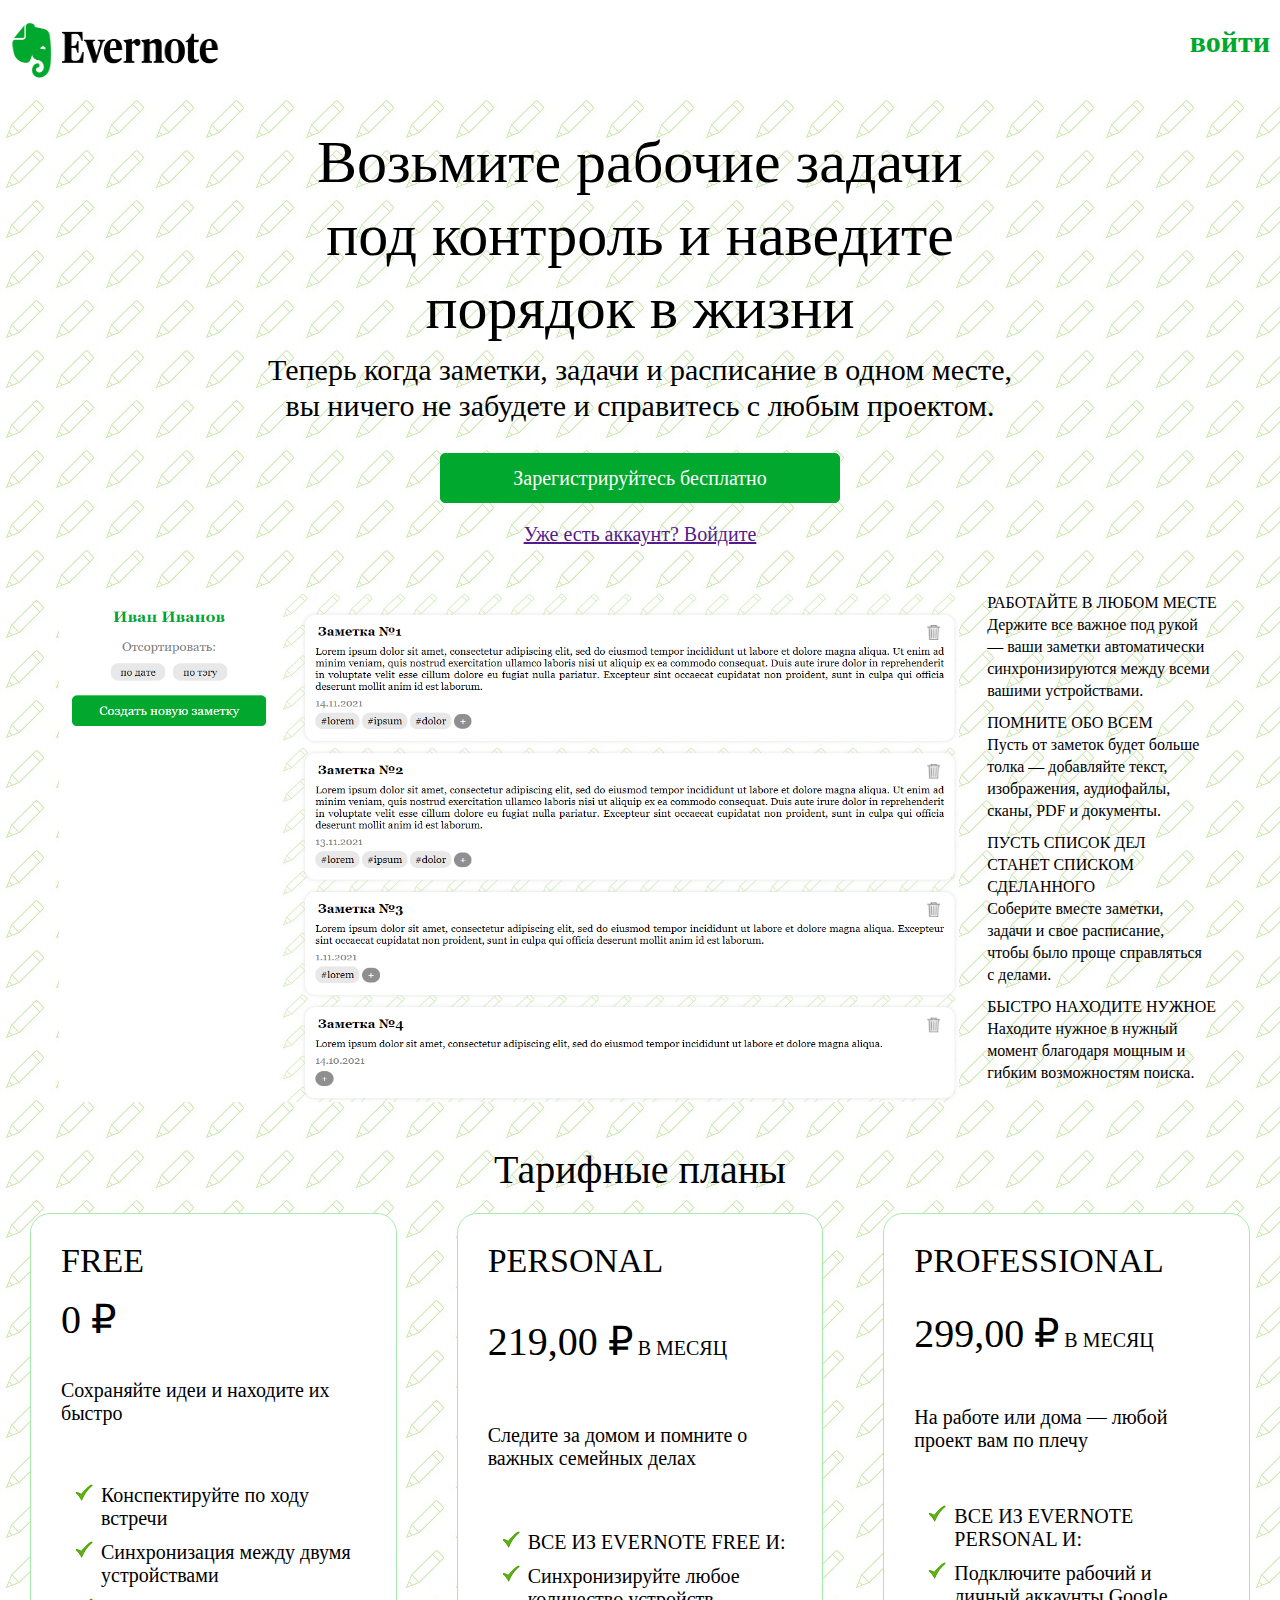
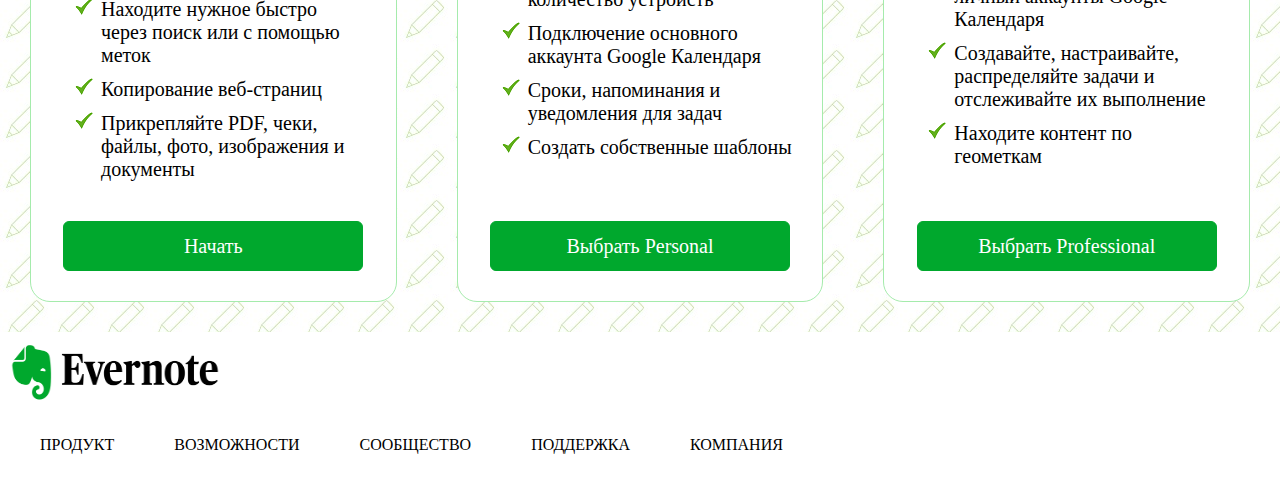
<file: index.html>
<!DOCTYPE html>
<html>

<head>
    <meta charset="utf-8">
    <title>Добро пожаловать</title>
    <link rel="stylesheet" href="style1.css">
</head>

<body>
<div class="header">
    <div class="logo">
        <img src="evernote_2018_logo.png">
    </div>
    <div class="signIn">
        <a href="">войти</a>
    </div>
</div>

<div class="main">
    <div class="whyEvernote">
        <div class="elem1">
            <p>Возьмите рабочие задачи</p>
            <p>под контроль и наведите</p>
            <p>порядок в жизни</p>
        </div>
        <div class="elem2">
            <p>Теперь когда заметки, задачи и расписание в одном месте,</p>
            <p>вы ничего не забудете и справитесь с любым проектом.</p>
        </div>
    </div>
    <div class="registration">
        <a href="registration.html">
            <button class="registrationButton">Зарегистрируйтесь бесплатно</button>
        </a>
    </div>
    <div class="signIn1">
        <a href="">Уже есть аккаунт? Войдите</a>
    </div>
    <div class="benefits">
        <div class="image">
            <img src="Screenshot_1.png">
        </div>
        <div class="benefitsText">
            <div class="benefits1">
                <p>РАБОТАЙТЕ В ЛЮБОМ МЕСТЕ</p>
                <p>Держите все важное под рукой</p>
                <p>— ваши заметки автоматически</p>
                <p>синхронизируются между всеми</p>
                <p>вашими устройствами.</p>
            </div>
            <div class="benefits1">
                <p>ПОМНИТЕ ОБО ВСЕМ</p>
                <p>Пусть от заметок будет больше</p>
                <p>толка — добавляйте текст,</p>
                <p>изображения, аудиофайлы,</p>
                <p>сканы, PDF и документы.</p>
            </div>
            <div class="benefits1">
                <p>ПУСТЬ СПИСОК ДЕЛ</p>
                <p>СТАНЕТ СПИСКОМ</p>
                <p>СДЕЛАННОГО</p>
                <p>Соберите вместе заметки,</p>
                <p>задачи и свое расписание,</p>
                <p>чтобы было проще справляться</p>
                <p>с делами.</p>
            </div>
            <div class="benefits1">
                <p>БЫСТРО НАХОДИТЕ НУЖНОЕ</p>
                <p>Находите нужное в нужный</p>
                <p>момент благодаря мощным и</p>
                <p>гибким возможностям поиска.</p>
            </div>
        </div>
    </div>
    <div class="tariffPlan">
        <div class="tarif">Тарифные планы</div>
        <div class="plans">
            <div class="plan1">
                <p class="title">FREE</p>
                <p class="price"><span>0 ₽</span></p>
                <p class="info">Сохраняйте идеи и находите их быстро</p>
                <ul>
                    <li>Конспектируйте по ходу встречи</li>
                    <li>Синхронизация между двумя устройствами</li>
                    <li>Находите нужное быстро через поиск или с помощью меток</li>
                    <li>Копирование веб-страниц</li>
                    <li>Прикрепляйте PDF, чеки, файлы, фото, изображения и документы</li>
                </ul>
                <div class="button">
                    <button>Начать</button>
                </div>
            </div>
            <div class="plan2">
                <p class="title">PERSONAL</p>
                <p class="price"><span>219,00 ₽</span> В МЕСЯЦ</p>
                <p class="info">Следите за домом и помните о важных семейных делах</p>
                <ul>
                    <li>ВСЕ ИЗ EVERNOTE FREE И:</li>
                    <li>Синхронизируйте любое количество устройств</li>
                    <li>Подключение основного аккаунта Google Календаря</li>
                    <li>Сроки, напоминания и уведомления для задач</li>
                    <li>Создать собственные шаблоны</li>
                </ul>
                <div class="button">
                    <button>Выбрать Personal</button>
                </div>
            </div>
            <div class="plan3">
                <p class="title">PROFESSIONAL</p>
                <p class="price"><span>299,00 ₽</span> В МЕСЯЦ</p>
                <p class="info">На работе или дома — любой проект вам по плечу</p>
                <ul>
                    <li>ВСЕ ИЗ EVERNOTE PERSONAL И:</li>
                    <li>Подключите рабочий и личный аккаунты Google Календаря</li>
                    <li>Создавайте, настраивайте, распределяйте задачи и отслеживайте их выполнение</li>
                    <li>Находите контент по геометкам</li>
                </ul>
                <div class="button">
                    <button>Выбрать Professional</button>
                </div>
            </div>
        </div>
    </div>
</div>
<div class="footer">
    <div class="logo">
        <img src="evernote_2018_logo.png">
    </div>
    <div class="line">
        <div class="element">ПРОДУКТ</div>
        <div class="element">ВОЗМОЖНОСТИ</div>
        <div class="element">СООБЩЕСТВО</div>
        <div class="element">ПОДДЕРЖКА</div>
        <div class="element">КОМПАНИЯ</div>
    </div>
</div>
</body>

</html>
</file>
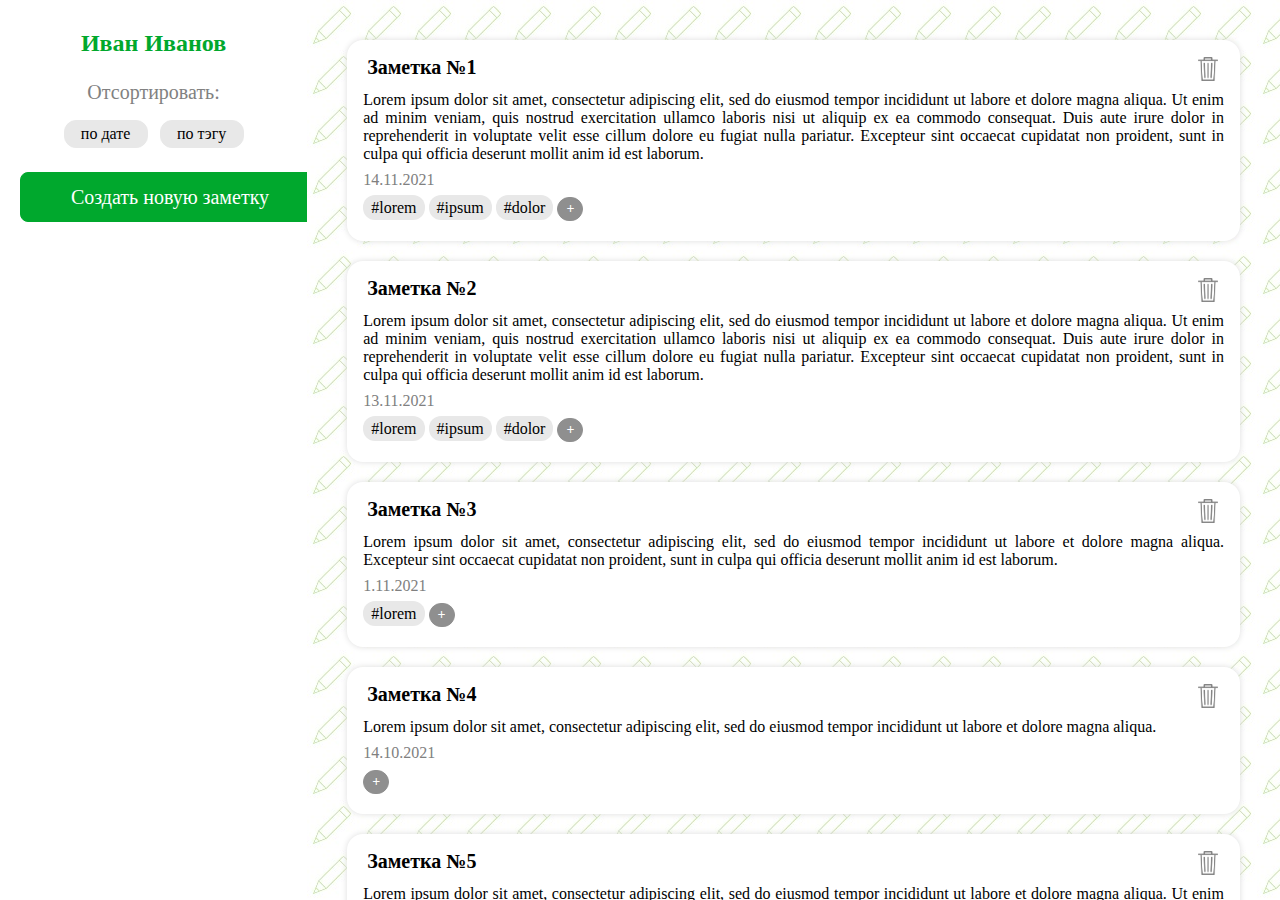
<file: main.html>
<!DOCTYPE html>
<html>

<head>
    <meta charset="utf-8">
    <title>Все заметки</title>
    <link rel="stylesheet" href="style3.css">
</head>

<body>
<div class="main">
    <div class="leftBlock">
        <div class="id">
            <p class="username">Иван Иванов</p>
        </div>
        <div class="filter">
            <div class="filter1">
                Отсортировать:
            </div>
            <button class="filterBy">по дате</button>
            <button class="filterBy">по тэгу</button>
        </div>
        <div class="addNew">
            <button class="addNewNote">Создать новую заметку</button>
        </div>
    </div>
    <div class="rightBlock">
        <div class="divNote">
            <div class="noteRow">
                <div class="noteTitle">
                    Заметка №1
                </div>
                <div class="deleteNote1">
                    <button class="deleteNote">
                        <img src="delete.png">
                    </button>
                </div>
            </div>
            <div class="noteBody">
                Lorem ipsum dolor sit amet, consectetur adipiscing elit, sed do eiusmod tempor incididunt ut labore et
                dolore magna aliqua. Ut enim ad minim veniam, quis nostrud exercitation ullamco laboris nisi ut aliquip
                ex ea commodo consequat. Duis aute irure dolor in reprehenderit in voluptate velit esse cillum dolore eu
                fugiat nulla pariatur. Excepteur sint occaecat cupidatat non proident, sunt in culpa qui officia
                deserunt mollit anim id est laborum.
            </div>
            <div class="noteDate">
                14.11.2021
            </div>
            <div class="noteTags">
                <span class="noteTag">#lorem</span>
                <span class="noteTag">#ipsum</span>
                <span class="noteTag">#dolor</span>
                <button class="addNewTag">+</button>
            </div>
        </div>
        <div class="divNote">
            <div class="noteRow">
                <div class="noteTitle">
                    Заметка №2
                </div>
                <div class="deleteNote1">
                    <button class="deleteNote">
                        <img src="delete.png">
                    </button>
                </div>
            </div>
            <div class="noteBody">
                Lorem ipsum dolor sit amet, consectetur adipiscing elit, sed do eiusmod tempor incididunt ut labore et
                dolore magna aliqua. Ut enim ad minim veniam, quis nostrud exercitation ullamco laboris nisi ut aliquip
                ex ea commodo consequat. Duis aute irure dolor in reprehenderit in voluptate velit esse cillum dolore eu
                fugiat nulla pariatur. Excepteur sint occaecat cupidatat non proident, sunt in culpa qui officia
                deserunt mollit anim id est laborum.
            </div>
            <div class="noteDate">
                13.11.2021
            </div>
            <div class="noteTags">
                <span class="noteTag">#lorem</span>
                <span class="noteTag">#ipsum</span>
                <span class="noteTag">#dolor</span>
                <button class="addNewTag">+</button>
            </div>
        </div>
        <div class="divNote">
            <div class="noteRow">
                <div class="noteTitle">
                    Заметка №3
                </div>
                <div class="deleteNote1">
                    <button class="deleteNote">
                        <img src="delete.png">
                    </button>
                </div>
            </div>
            <div class="noteBody">
                Lorem ipsum dolor sit amet, consectetur adipiscing elit, sed do eiusmod tempor incididunt ut labore et
                dolore magna aliqua. Excepteur sint occaecat cupidatat non proident, sunt in culpa qui officia
                deserunt mollit anim id est laborum.
            </div>
            <div class="noteDate">
                1.11.2021
            </div>
            <div class="noteTags">
                <span class="noteTag">#lorem</span>
                <button class="addNewTag">+</button>
            </div>
        </div>
        <div class="divNote">
            <div class="noteRow">
                <div class="noteTitle">
                    Заметка №4
                </div>
                <div class="deleteNote1">
                    <button class="deleteNote">
                        <img src="delete.png">
                    </button>
                </div>
            </div>
            <div class="noteBody">
                Lorem ipsum dolor sit amet, consectetur adipiscing elit, sed do eiusmod tempor incididunt ut labore et
                dolore magna aliqua.
            </div>
            <div class="noteDate">
                14.10.2021
            </div>
            <div class="noteTags">
                <button class="addNewTag">+</button>
            </div>
        </div>
        <div class="divNote">
            <div class="noteRow">
                <div class="noteTitle">
                    Заметка №5
                </div>
                <div class="deleteNote1">
                    <button class="deleteNote">
                        <img src="delete.png">
                    </button>
                </div>
            </div>
            <div class="noteBody">
                Lorem ipsum dolor sit amet, consectetur adipiscing elit, sed do eiusmod tempor incididunt ut labore et
                dolore magna aliqua. Ut enim ad minim veniam, quis nostrud exercitation ullamco laboris nisi ut aliquip
                ex ea commodo consequat. Duis aute irure dolor in reprehenderit in voluptate velit esse cillum dolore eu
                fugiat nulla pariatur. Excepteur sint occaecat cupidatat non proident, sunt in culpa qui officia
                deserunt mollit anim id est laborum.
            </div>
            <div class="noteDate">
                10.10.2021
            </div>
            <div class="noteTags">
                <span class="noteTag">#lorem</span>
                <span class="noteTag">#ipsum</span>
                <span class="noteTag">#dolor</span>
                <button class="addNewTag">+</button>
            </div>
        </div>
        <div class="divNote">
            <div class="noteRow">
                <div class="noteTitle">
                    Заметка №6
                </div>
                <div class="deleteNote1">
                    <button class="deleteNote">
                        <img src="delete.png">
                    </button>
                </div>
            </div>
            <div class="noteBody">
                Lorem ipsum dolor sit amet, consectetur adipiscing elit, sed do eiusmod tempor incididunt ut labore et
                dolore magna aliqua. Ut enim ad minim veniam, quis nostrud exercitation ullamco laboris nisi ut aliquip
                ex ea commodo consequat. Duis aute irure dolor in reprehenderit in voluptate velit esse cillum dolore eu
                fugiat nulla pariatur. Excepteur sint occaecat cupidatat non proident, sunt in culpa qui officia
                deserunt mollit anim id est laborum.
            </div>
            <div class="noteDate">
                1.08.2021
            </div>
            <div class="noteTags">
                <span class="noteTag">#lorem</span>
                <span class="noteTag">#ipsum</span>
                <span class="noteTag">#dolor</span>
                <button class="addNewTag">+</button>
            </div>
        </div>
        <div class="divNote">
            <div class="noteRow">
                <div class="noteTitle">
                    Заметка №7
                </div>
                <div class="deleteNote1">
                    <button class="deleteNote">
                        <img src="delete.png">
                    </button>
                </div>
            </div>
            <div class="noteBody">
                Lorem ipsum dolor sit amet, consectetur adipiscing elit, sed do eiusmod tempor incididunt ut labore et
                dolore magna aliqua. Ut enim ad minim veniam, quis nostrud exercitation ullamco laboris nisi ut aliquip
                ex ea commodo consequat. Duis aute irure dolor in reprehenderit in voluptate velit esse cillum dolore eu
                fugiat nulla pariatur. Excepteur sint occaecat cupidatat non proident, sunt in culpa qui officia
                deserunt mollit anim id est laborum.
            </div>
            <div class="noteDate">
                4.07.2021
            </div>
            <div class="noteTags">
                <span class="noteTag">#lorem</span>
                <span class="noteTag">#ipsum</span>
                <span class="noteTag">#dolor</span>
                <button class="addNewTag">+</button>
            </div>
        </div>
    </div>
</div>

</body>

</html>
</file>
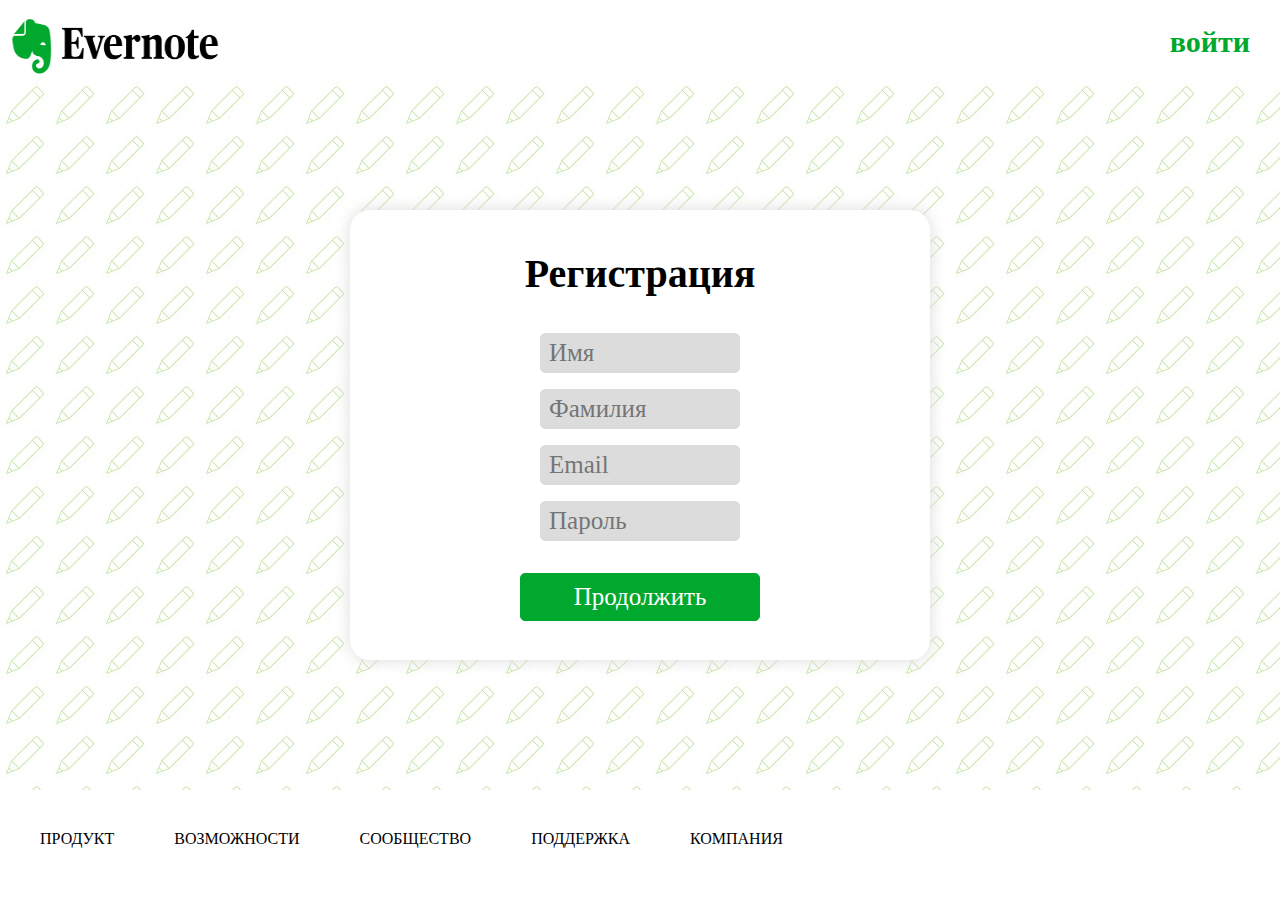
<file: registration.html>
<!DOCTYPE html>
<html>

<head>
    <meta charset="utf-8">
    <title>Регистрация</title>
    <link rel="stylesheet" href="style.css">
</head>

<body>
<div class="header">
    <div class="logo">
        <img src="evernote_2018_logo.png">
    </div>
    <div class="signIn">
        <a href="">войти</a>
    </div>
</div>
<div class="main">
    <div class="registration">
        <p>
            Регистрация
        </p>
        <div>
            <div class="registrationInfo">
                <input type="text" placeholder="Имя">
            </div>
            <div class="registrationInfo">
                <input type="text" placeholder="Фамилия">
            </div>
            <div class="registrationInfo">
                <input type="email" placeholder="Email">
            </div>
            <div class="registrationInfo">
                <input type="password" placeholder="Пароль">
            </div>
        </div>
        <div class="buttonContinue">
            <a href="main.html">
                <button>
                    Продолжить
                </button>
            </a>

        </div>
    </div>

</div>
<div class="footer">
    <div class="line">
        <div class="element">ПРОДУКТ</div>
        <div class="element">ВОЗМОЖНОСТИ</div>
        <div class="element">СООБЩЕСТВО</div>
        <div class="element">ПОДДЕРЖКА</div>
        <div class="element">КОМПАНИЯ</div>
    </div>
</div>
</body>

</html>
</file>
<file: style1.css>
body {
    margin: 0;
}
.header {
	position: fixed;
	top: 0;
	left: 0;
    padding: 10px;
	width: 100%;
	height: 74px;
    background-color: white;
}
.signIn {
    position: absolute;
    top: 25px;
    right: 30px;
}
.signIn a {
    font: bold 30px "Georgia";
    text-decoration: none;
    color: rgb(0, 168, 45);
}
.header .logo{
    position: absolute;
    top: 20px;
}
.logo img {
    width: 210px;
    height: 60px;
}
.main {
    width: 100%;
    margin-top: 94px;
    padding-bottom: 30px;
    text-align: center;
    background-image: url("pencil.jpg");
}
.whyEvernote {
    padding-top: 30px;
    text-align: center;
}
.whyEvernote .elem1 {
    font: 60px "Georgia";
    margin-bottom: 10px;
}
.elem1 p {
    margin: 4px auto;
}
.whyEvernote .elem2 {
    font: 30px "Georgia";
    margin-bottom: 30px;
}
.elem2 p {
    margin: 2px auto;
}
.registrationButton {
    height: 50px;
    width: 400px;
    font: 20px "Georgia";
    border-radius: 5px;
    color: white;
    border: 1px solid rgb(0, 168, 45);
    background-color: rgb(0, 168, 45);
}
.signIn1 {
    padding-top: 20px;
    padding-bottom: 24px;
    font: 20px "Georgia";
} 
.benefits {
    display: flex;
    margin: 20px auto;
    justify-content: center;
}
.benefits img{
    margin-right: 24px;
    height: 512px;
    width: 900px;
}
.benefits1 {
    text-align: left;
    font: 16px "Georgia";
    margin-bottom: 14px;
}
.benefits1 p {
    margin: 4px;
}
.tarif{
    padding-top: 20px;
    font-size: 40px;
}
.tariffPlan {
    font-family: "Georgia";
}
.plans {
    justify-content: center;
    margin-top: 20px;
    display: flex;
}
.plan1 {
    display: flex;
    flex-direction: column;
    justify-content: space-between;
    padding: 20px 30px 30px;
    text-align: left;
    font-size: 20px;
    margin: 0 30px;
    width: 400px;
    background-color: white;
    border: 1px solid rgb(165, 235, 172);
    border-radius: 20px;
}
.plan2 {
    display: flex;
    flex-direction: column;
    justify-content: space-between;
    padding: 20px 30px 30px;
    text-align: left;
    font-size: 20px;
    margin: 0 30px;
    width: 400px;
    background-color: white;
    border: 1px solid rgb(165, 235, 172);
    border-radius: 20px;
}
.plan3 {
    display: flex;
    flex-direction: column;
    justify-content: space-between;
    padding: 20px 30px 30px;
    text-align: left;
    font-size: 20px;
    margin: 0 30px;
    width: 400px;
    background-color: white;
    border: 1px solid rgb(165, 235, 172);
    border-radius: 20px;
}
ul {
    list-style-image: url("li.png");
}
li {
    margin: 10px auto;
}
.plans .title {
    font-size: 34px;
}
.plans p {
    margin: 8px 0;
}
.plans span {
    font-size: 40px;
}
.price {
    padding-bottom: 20px;
}
.plan1 ul {
    margin-top: 40px;
}
.plans ul {
    margin-bottom: 30px;
}
.plans button {
    font: 20px "Georgia";
    background-color: rgb(0, 168, 45);
    color: white;
    height: 50px;
    width: 300px;
    border: 1px solid rgb(0, 168, 45);
    border-radius: 6px;
}
.plans .button {
    text-align: center;
}
.footer {
    padding: 10px;
    height: 130px;
    background-color: white;
}
.line {
    display: inline-flex;
    width: 800px;
}
.element {
    margin: 30px;
}
</file>
<file: style3.css>
* {
    box-sizing: border-box;
}
body {
    margin: 0;
}
html, body {
    height: 100%;
}
.main {
    font-family: Georgia;
    height: 100%;
    display: flex;
    width: 100%;
}
.leftBlock {
    display: flex;
    flex-direction: column;
    width: 24%;
    height: 100%;
    padding: 20px;
    background-color: white;
    text-align: center;
}
.leftBlock .username {
    font-weight: bold;
    margin: 10px 0 24px;
    font-size: 24px;
    color: rgb(0, 168, 45);
}
.leftBlock .filter1 {
    margin-bottom: 16px;
    font: 20px Georgia;
    color: #818181;
}
.leftBlock .filterBy {
    font: 16px Georgia;
    background-color: #e8e8e8;
    border: 1px solid #e8e8e8;
    border-radius: 12px;
    height: 28px;
    width: 84px;
    padding: 4px 8px;
    margin: 0 4px 0;
}
.deleteNote img {
    height: 24px;
    width: 20px;
}
.deleteNote {
    border: none;
    background-color: white;
}
.leftBlock .filter {
    margin-bottom: 24px;
}
.leftBlock .addNewNote {
    width: 300px;
    height: 50px;
    border: 1px solid rgb(0, 168, 45);
    background-color: rgb(0, 168, 45);
    border-radius: 8px;
    font: 20px Georgia;
    color: white;
}
.rightBlock {
    overflow-y: auto;
    padding: 20px;
    background-image: url("pencil.jpg");
}
.divNote {
    font: 16px Georgia;
    padding: 16px;
    background-color: white;
    border-radius: 16px;
    margin: 20px 20px;
    box-shadow: 0 0 6px #dedede;
}
.noteTitle {
    font-size: 20px;
    font-weight: bold;
    padding: 0 0 8px 4px;
}
.noteBody {
    padding: 4px 0;
    text-align: justify;
}
.noteDate {
    padding: 4px 0;
    color: gray;
}
.noteTags {
    padding: 4px 0;
}
.noteRow {
    display: flex;
    justify-content: space-between;
}
.noteTag {
    background-color: #e8e8e8;
    border-radius: 12px;
    padding: 4px 8px;
}
.addNewTag {
    border: 1px solid rgb(143, 143, 143);
    background-color: rgb(143, 143, 143);
    border-radius: 12px;
    font: bold 14px Georgia;
    color: white;
    height: 24px;
    padding: 2px 8px;
}
</file>
<file: style.css>
* {
    box-sizing: border-box;
}
body {
    margin: 0;
}
html, body {
    height: 100%;
}
.header {
    padding: 10px;
	width: 100%;
	height: 80px;
    background-color: white;
}
.signIn {
    position: absolute;
    top: 25px;
    right: 30px;
}
.signIn a {
    font: bold 30px "Georgia";
    text-decoration: none;
    color: rgb(0, 168, 45);
}
.header .logo{
    position: absolute;
    top: 16px;
}
.logo img {
    width: 210px;
    height: 60px;
}
.main {
    display: flex;
    position: relative;
    justify-content: center;
    height: calc(100% - 190px);
    text-align: center;
    background-image: url("pencil.jpg");
}
.registration {
    display: inline-block;
    position: absolute;
    top: 0;
    bottom: 0;
    margin: auto 0;
    height: 450px;
    width: 580px;
    background-color: white;
    text-align: center;
    border-radius: 20px;
    box-shadow: 0 0 16px #dcdcdc;
}
.registration p {
    margin-bottom: 20px;
    font: bold 40px "Georgia";
}
input {
    margin-top: 16px;
    height: 40px;
    width: 200px;
    font: 25px "Georgia";
    border-radius: 5px;
    border: 1px solid #dcdcdc;
    background-color: #dcdcdc;
    padding: 8px;
}
.buttonContinue {
    margin-top: 32px;
}
.buttonContinue button {
    height: 48px;
    width: 240px;
    font: 25px "Georgia";
    border-radius: 5px;
    border: 1px solid rgb(0, 168, 45);
    background-color: rgb(0, 168, 45);
    color: white;
    padding: 8px;
}
.footer {
    padding: 10px;
	width: 100%;
	height: 70px;
    background-color: white;
}
.line {
    display: inline-flex;
    width: 800px;
}
.element {
    margin: 30px;
}
</file>
